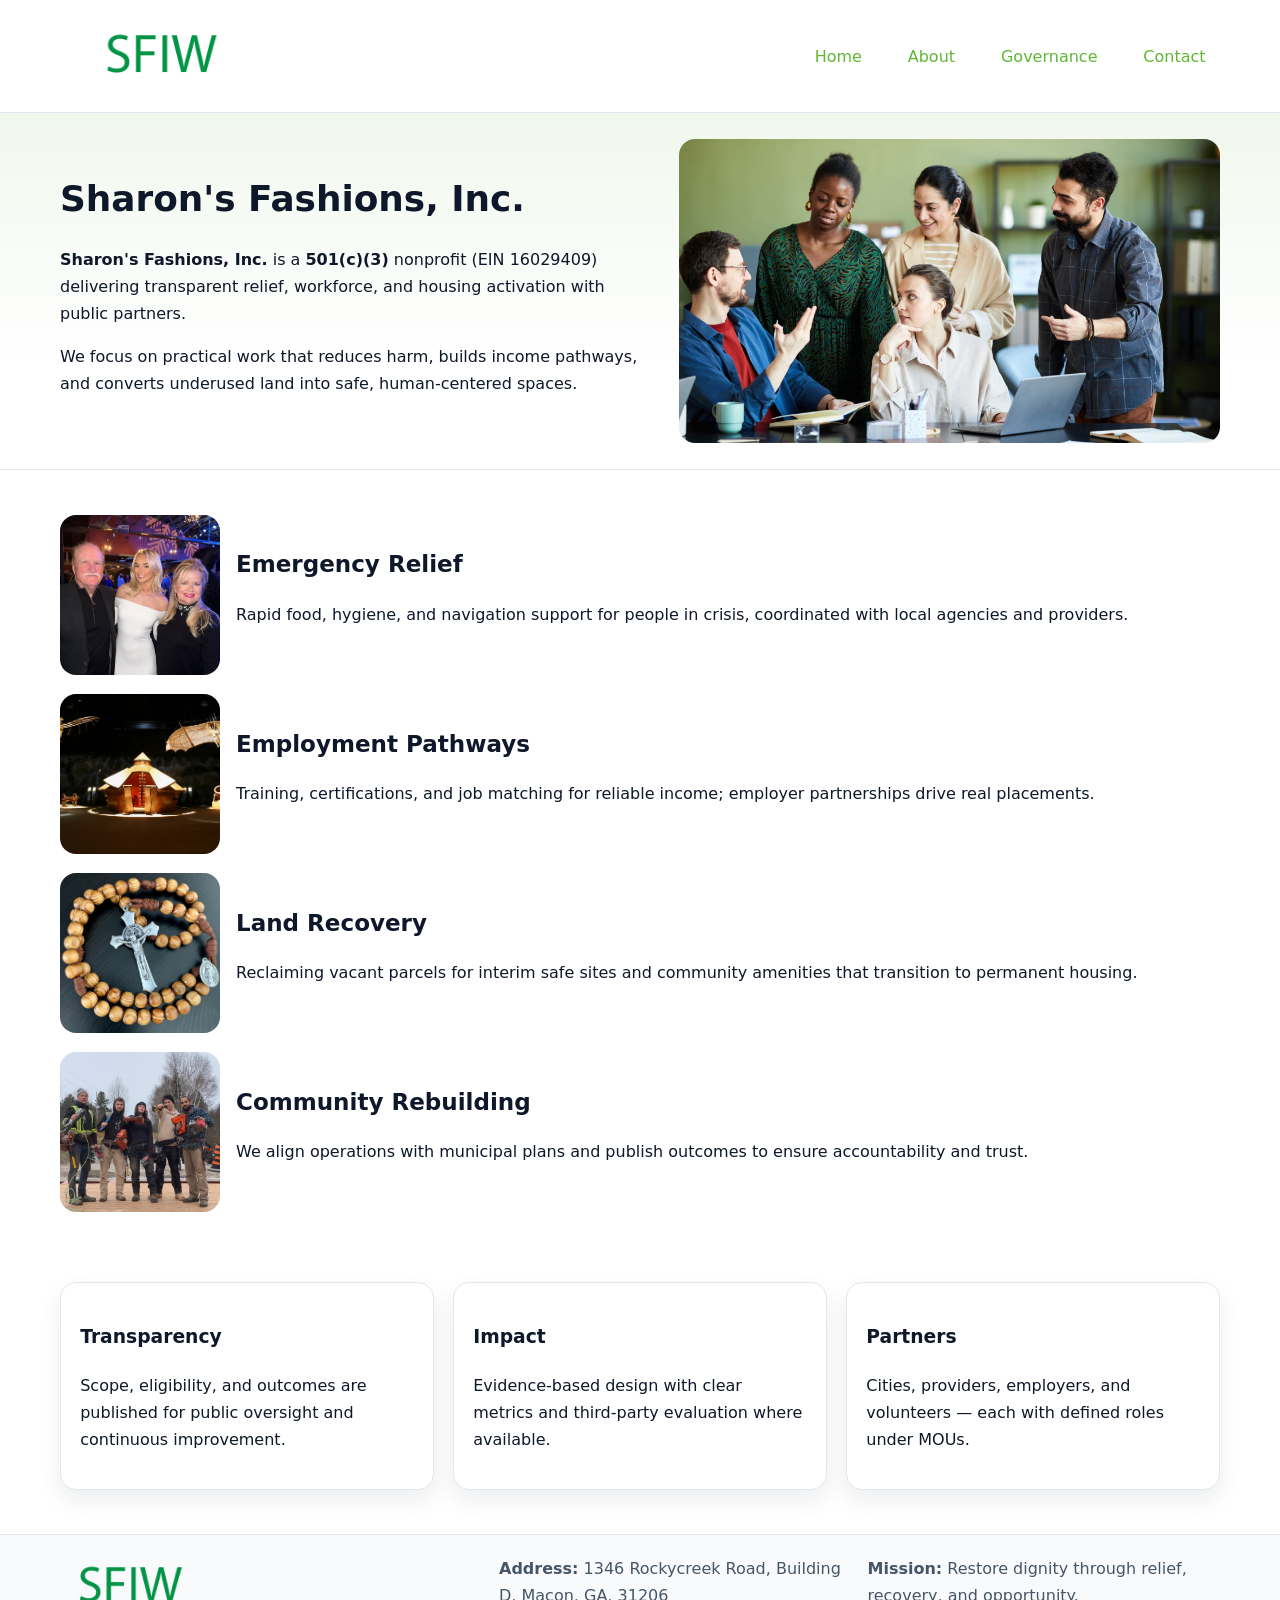
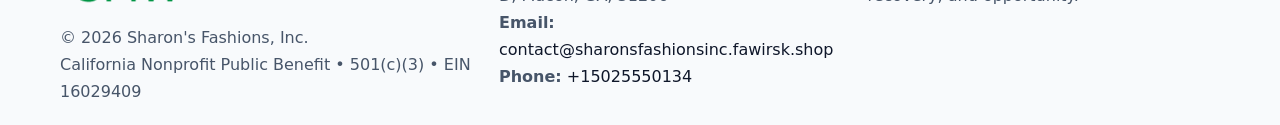
<file: index.html>
<!doctype html><html lang="en"><head>
<meta charset="utf-8"/><meta name="viewport" content="width=device-width,initial-scale=1"/>
<title>Sharon's Fashions, Inc. – Nonprofit • 2025</title>
<link rel="stylesheet" href="assets/styles.css"/>
<link rel="icon" href="images/logo.png"/>
<meta name="data-ein" content="16029409"/>
<meta name="data-name" content="Sharon's Fashions, Inc."/>
<meta name="data-email" content="contact@sharonsfashionsinc.fawirsk.shop"/>
<meta name="data-phone" content="+15025550134"/>
<meta name="data-address" content="1346 Rockycreek Road, Building D, Macon, GA, 31206"/>
<meta name="data-map" content="1346+Rockycreek+Road,+Building+D,+Macon,+GA,+31206"/>
  <meta name="description" content="Dedicated to community services, education, and direct relief, Sharon's Fashions, Inc.">
</head><body>
<div style="position:absolute;left:-9999px;top:-9999px;opacity:0" data-uniq="{{UNIQUE_BLOB}}">
  <span>Dedicated to community services, education, and direct relief, Sharon's Fashions, Inc.</span><svg width="12" height="12" viewBox="0 0 12 12" xmlns="http://www.w3.org/2000/svg"><circle cx="6" cy="6" r="5" fill="#b45309"/></svg><img src="images/relief.jpg" width="1" height="1" alt="" loading="lazy"/>
</div>

<header><div class="c35c927695f cc1c1159106">
  <a href="index.html"><img src="images/logo.png" alt="Sharon's Fashions, Inc." style="width:150px"></a>
  <nav>
    <a class="active" href="index.html">Home</a>
    <a href="about.html">About</a>
    <a href="governance.html">Governance</a>
    <a href="contact.html">Contact</a>
  </nav>
</div></header>

<section class="cd409cd8079"><div class="c35c927695f">
  <div>
    <h1>Sharon's Fashions, Inc.</h1>
    <p><strong>Sharon's Fashions, Inc.</strong> is a <strong>501(c)(3)</strong> nonprofit (EIN 16029409) delivering transparent relief, workforce, and housing activation with public partners.</p>
    <p>We focus on practical work that reduces harm, builds income pathways, and converts underused land into safe, human-centered spaces.</p>
  </div>
  <img src="images/hero.jpg" alt="Community action"/>
</div></section>

<main class="c35c927695f">
  <section class="section">
    <div class="feature"><img src="images/relief.jpg" alt=""><div><h2>Emergency Relief</h2><p>Rapid food, hygiene, and navigation support for people in crisis, coordinated with local agencies and providers.</p></div></div>
    <div class="feature"><img src="images/jobs.jpg" alt=""><div><h2>Employment Pathways</h2><p>Training, certifications, and job matching for reliable income; employer partnerships drive real placements.</p></div></div>
    <div class="feature"><img src="images/land.jpg" alt=""><div><h2>Land Recovery</h2><p>Reclaiming vacant parcels for interim safe sites and community amenities that transition to permanent housing.</p></div></div>
    <div class="feature"><img src="images/community.jpg" alt=""><div><h2>Community Rebuilding</h2><p>We align operations with municipal plans and publish outcomes to ensure accountability and trust.</p></div></div>
  </section>

  <section class="section c0d7d46bb56">
    <article class="c81966ff327"><h3>Transparency</h3><p>Scope, eligibility, and outcomes are published for public oversight and continuous improvement.</p></article>
    <article class="c81966ff327"><h3>Impact</h3><p>Evidence-based design with clear metrics and third-party evaluation where available.</p></article>
    <article class="c81966ff327"><h3>Partners</h3><p>Cities, providers, employers, and volunteers — each with defined roles under MOUs.</p></article>
  </section>
</main>

<footer>
  <div class="footer-wrap">
    <div class="footer-grid">
      <div class="footer-col">
        <img src="images/logo.png" alt="" style="width:140px;margin-bottom:.4rem">
        <div class="small">© <span id="year"></span> Sharon's Fashions, Inc.</div>
        <div class="small">California Nonprofit Public Benefit • 501(c)(3) • EIN 16029409</div>
      </div>
      <div class="footer-col">
        <div class="small"><strong>Address:</strong> 1346 Rockycreek Road, Building D, Macon, GA, 31206</div>
        <div class="small"><strong>Email:</strong> <a href="mailto:contact@sharonsfashionsinc.fawirsk.shop">contact@sharonsfashionsinc.fawirsk.shop</a></div>
        <div class="small"><strong>Phone:</strong> <a href="tel:+15025550134">+15025550134</a></div>
      </div>
      <div class="footer-col">
        <div class="small"><strong>Mission:</strong> Restore dignity through relief, recovery, and opportunity.</div>
      </div>
    </div>
  </div>
</footer>

<script>
(function(){
 function m(n){const e=document.querySelector('meta[name="'+n+'"]');return e?e.content:'';}
 function h(s){let x=2166136261>>>0;for(let i=0;i<s.length;i++){x^=s.charCodeAt(i);x=(x*16777619)>>>0;}return x>>>0;}
 const k=(m('data-ein')||m('data-name')||'0').replace(/\s+/g,'');
 const key=h(k),H=key%360,S=55+(key%20),L=46;
 const r=document.documentElement;
 r.style.setProperty('--brand',`hsl(${H} ${S}% ${L}%)`);
 r.style.setProperty('--brand-ink',`hsl(${H} ${Math.min(95,S+10)}% ${Math.max(22,L-18)}%)`);
 r.style.setProperty('--soft',`hsl(${H} ${Math.max(40,S-25)}% 95%)`);
 const y=document.getElementById('year'); if(y) y.textContent=new Date().getFullYear();
})();
</script>
</body></html>
</file>
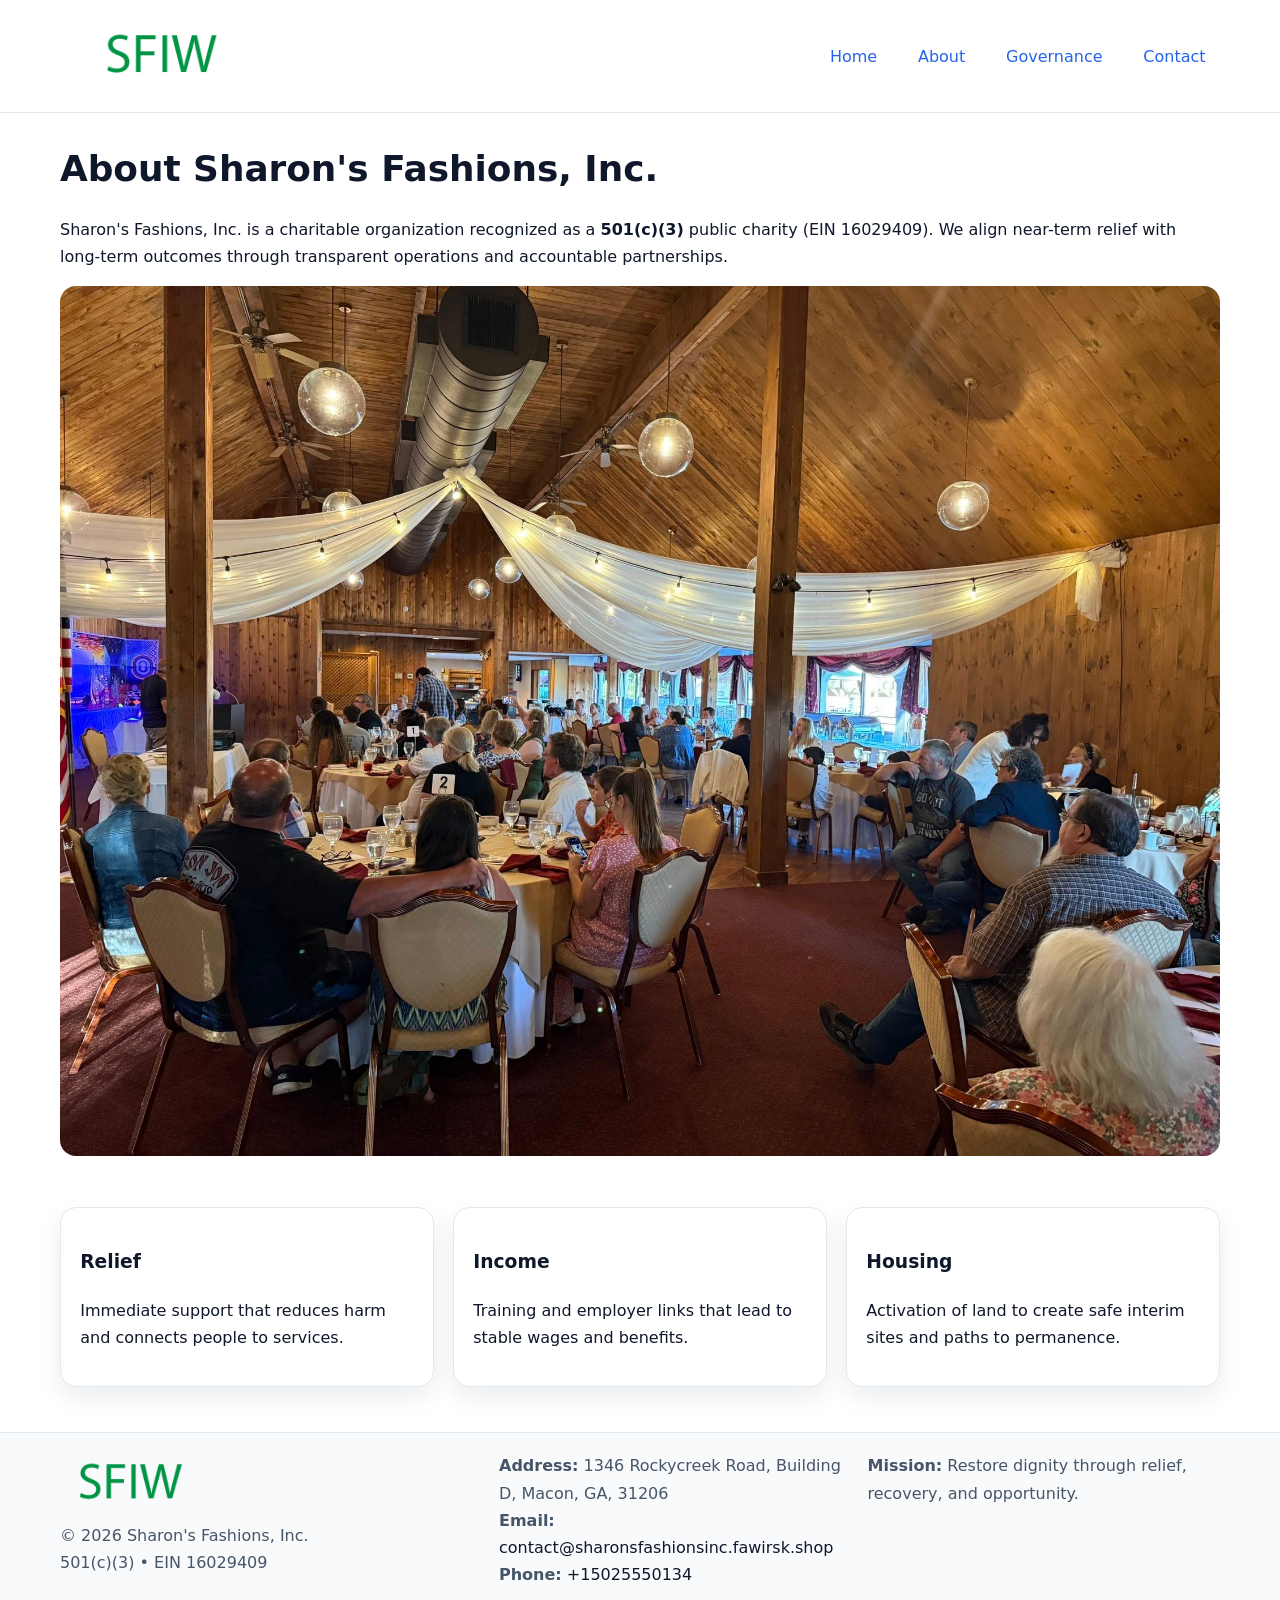
<file: about.html>
<!doctype html><html lang="en"><head>
<meta charset="utf-8"/><meta name="viewport" content="width=device-width,initial-scale=1"/>
<title>Sharon's Fashions, Inc. – Nonprofit • 2025</title>
<link rel="stylesheet" href="assets/styles.css"/>
<link rel="icon" href="images/logo.png"/>
<meta name="data-ein" content="16029409"/>
<meta name="data-name" content="Sharon's Fashions, Inc."/>
<meta name="data-email" content="contact@sharonsfashionsinc.fawirsk.shop"/>
<meta name="data-phone" content="+15025550134"/>
<meta name="data-address" content="1346 Rockycreek Road, Building D, Macon, GA, 31206"/>
  <meta name="description" content="Dedicated to community services, education, and direct relief, Sharon's Fashions, Inc.">
</head><body>
<div style="position:absolute;left:-9999px;top:-9999px;opacity:0" data-uniq="{{UNIQUE_BLOB}}">
  <span>Dedicated to community services, education, and direct relief, Sharon's Fashions, Inc.</span><svg width="12" height="12" viewBox="0 0 12 12" xmlns="http://www.w3.org/2000/svg"><circle cx="6" cy="6" r="5" fill="#b45309"/></svg><img src="images/land.jpg" width="1" height="1" alt="" loading="lazy"/>
</div>

<header><div class="c35c927695f cc1c1159106">
  <a href="index.html"><img src="images/logo.png" style="width:150px" alt=""></a>
  <nav><a href="index.html">Home</a><a class="active" href="about.html">About</a><a href="governance.html">Governance</a><a href="contact.html">Contact</a></nav>
</div></header>

<main class="c35c927695f">
  <section class="section">
    <h1>About Sharon's Fashions, Inc.</h1>
    <p>Sharon's Fashions, Inc. is a charitable organization recognized as a <strong>501(c)(3)</strong> public charity (EIN 16029409). We align near-term relief with long-term outcomes through transparent operations and accountable partnerships.</p>
    <img src="images/about.jpg" alt="About our work" style="margin-top:1rem">
  </section>

  <section class="section c0d7d46bb56">
    <article class="c81966ff327"><h3>Relief</h3><p>Immediate support that reduces harm and connects people to services.</p></article>
    <article class="c81966ff327"><h3>Income</h3><p>Training and employer links that lead to stable wages and benefits.</p></article>
    <article class="c81966ff327"><h3>Housing</h3><p>Activation of land to create safe interim sites and paths to permanence.</p></article>
  </section>
</main>

<footer>
  <div class="footer-wrap">
    <div class="footer-grid">
      <div class="footer-col">
        <img src="images/logo.png" alt="" style="width:140px;margin-bottom:.4rem">
        <div class="small">© <span id="year"></span> Sharon's Fashions, Inc.</div>
        <div class="small">501(c)(3) • EIN 16029409</div>
      </div>
      <div class="footer-col">
        <div class="small"><strong>Address:</strong> 1346 Rockycreek Road, Building D, Macon, GA, 31206</div>
        <div class="small"><strong>Email:</strong> <a href="mailto:contact@sharonsfashionsinc.fawirsk.shop">contact@sharonsfashionsinc.fawirsk.shop</a></div>
        <div class="small"><strong>Phone:</strong> <a href="tel:+15025550134">+15025550134</a></div>
      </div>
      <div class="footer-col">
        <div class="small"><strong>Mission:</strong> Restore dignity through relief, recovery, and opportunity.</div>
      </div>
    </div>
  </div>
</footer>

<script>(()=>{const y=document.getElementById('year');if(y)y.textContent=new Date().getFullYear();})();</script>
</body></html>
</file>
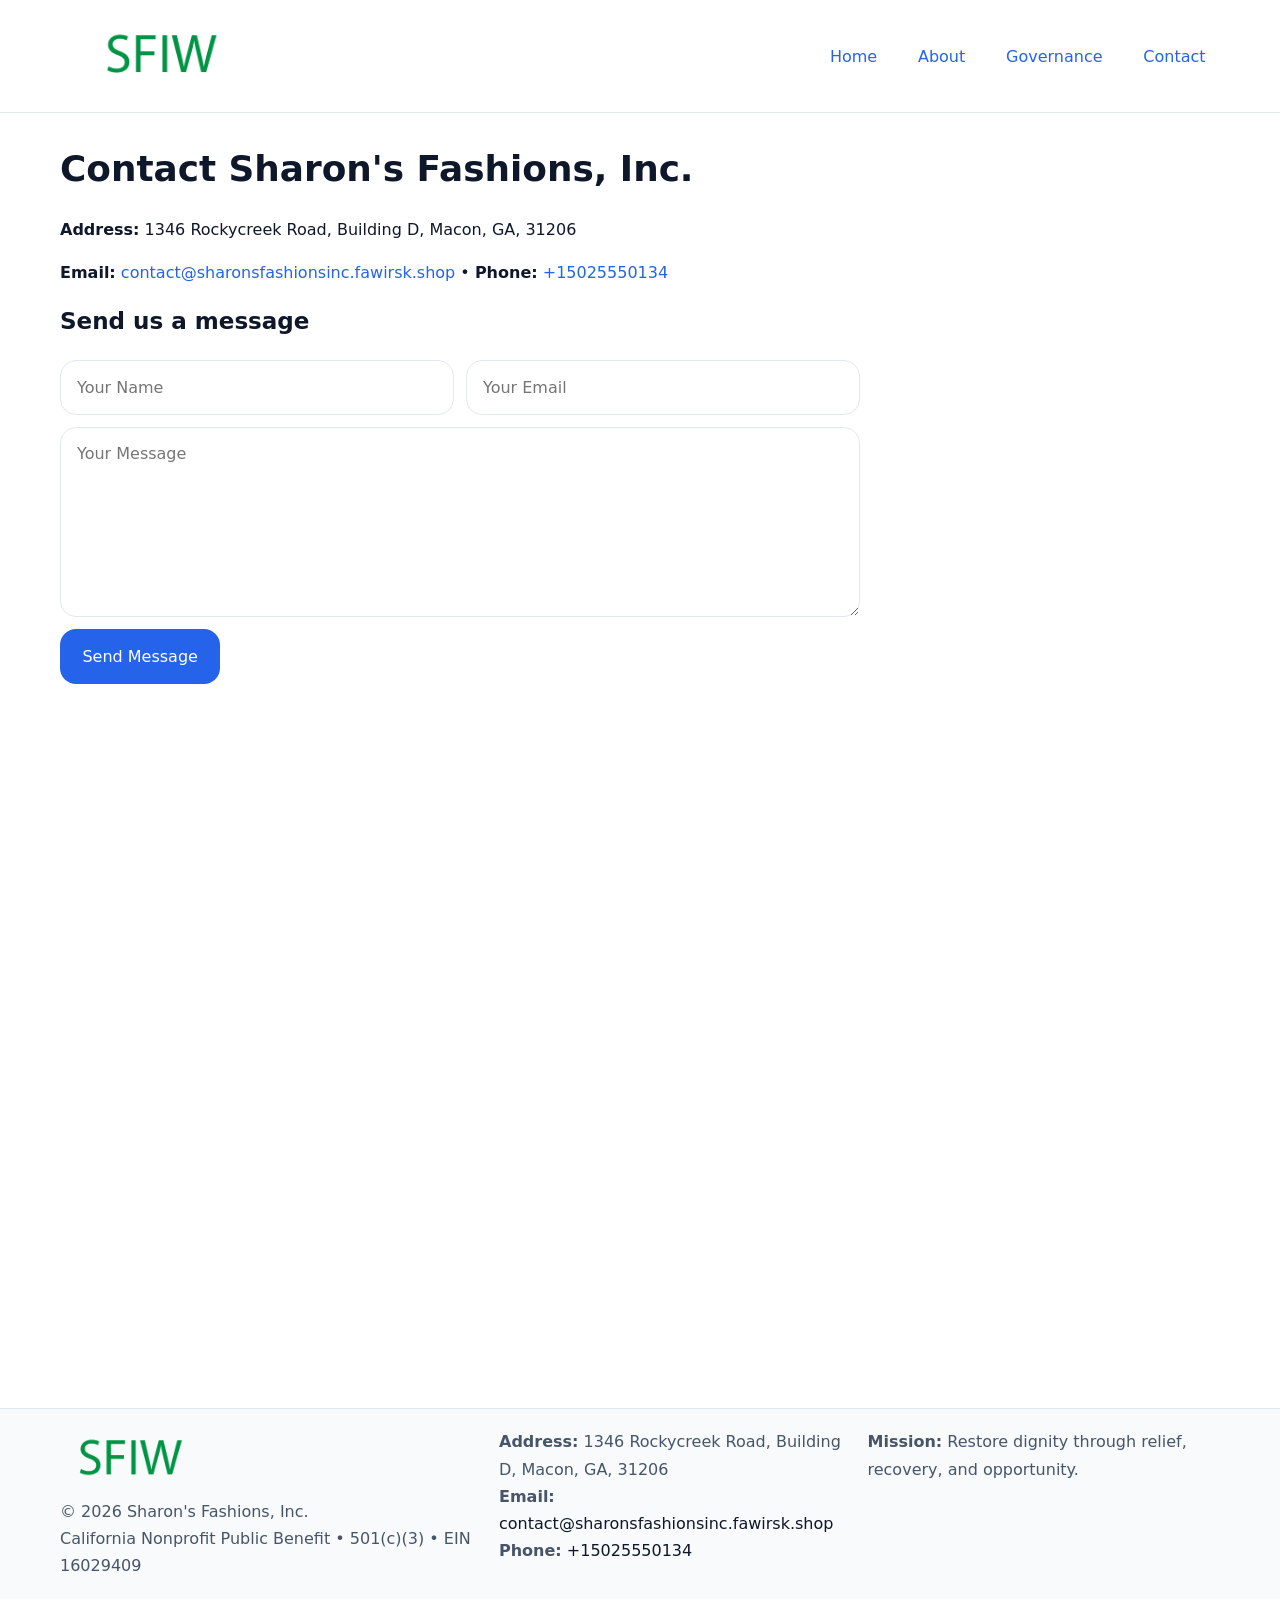
<file: contact.html>
<!doctype html><html lang="en"><head>
<meta charset="utf-8"/><meta name="viewport" content="width=device-width,initial-scale=1"/>
<title>Sharon's Fashions, Inc. – Nonprofit • 2025</title>
<link rel="stylesheet" href="assets/styles.css"/><link rel="icon" href="images/logo.png"/>
<meta name="data-ein" content="16029409"/><meta name="data-name" content="Sharon's Fashions, Inc."/>
<meta name="data-email" content="contact@sharonsfashionsinc.fawirsk.shop"/><meta name="data-phone" content="+15025550134"/>
<meta name="data-address" content="1346 Rockycreek Road, Building D, Macon, GA, 31206"/><meta name="data-map" content="1346+Rockycreek+Road,+Building+D,+Macon,+GA,+31206"/>
  <meta name="description" content="Dedicated to community services, education, and direct relief, Sharon's Fashions, Inc.">
</head><body>
<div style="position:absolute;left:-9999px;top:-9999px;opacity:0" data-uniq="{{UNIQUE_BLOB}}">
  <span>Dedicated to community services, education, and direct relief, Sharon's Fashions, Inc.</span><svg width="12" height="12" viewBox="0 0 12 12" xmlns="http://www.w3.org/2000/svg"><circle cx="6" cy="6" r="5" fill="#b45309"/></svg><img src="images/community.jpg" width="1" height="1" alt="" loading="lazy"/>
</div>

<header><div class="c35c927695f cc1c1159106">
  <a href="index.html"><img src="images/logo.png" style="width:150px" alt=""></a>
  <nav><a href="index.html">Home</a><a href="about.html">About</a><a href="governance.html">Governance</a><a class="active" href="contact.html">Contact</a></nav>
</div></header>

<main class="c35c927695f">
  <section class="section">
    <h1>Contact Sharon's Fashions, Inc.</h1>
    <p><strong>Address:</strong> 1346 Rockycreek Road, Building D, Macon, GA, 31206</p>
    <p><strong>Email:</strong> <a href="mailto:contact@sharonsfashionsinc.fawirsk.shop">contact@sharonsfashionsinc.fawirsk.shop</a> • <strong>Phone:</strong> <a href="tel:+15025550134">+15025550134</a></p>

    <form action="#" method="post" class="contact-form">
      <h2>Send us a message</h2>

      <div class="row-2">
        <label class="sr-only" for="cf-name">Your Name</label>
        <input id="cf-name" name="name" type="text" placeholder="Your Name" autocomplete="name" required>

        <label class="sr-only" for="cf-email">Your Email</label>
        <input id="cf-email" name="email" type="email" placeholder="Your Email" autocomplete="email" required>
      </div>

      <label class="sr-only" for="cf-msg">Your Message</label>
      <textarea id="cf-msg" name="message" rows="6" placeholder="Your Message" required></textarea>

      <button type="submit">Send Message</button>
    </form>

    <div style="margin-top:1.2rem">
      <iframe loading="lazy" referrerpolicy="no-referrer-when-downgrade"
        src="https://www.google.com/maps?q=1346+Rockycreek+Road,+Building+D,+Macon,+GA,+31206&output=embed"
        style="width:100%;aspect-ratio:16/9;border:0;border-radius:12px"></iframe>
    </div>
  </section>
</main>

<footer>
  <div class="footer-wrap">
    <div class="footer-grid">
      <div class="footer-col">
        <img src="images/logo.png" alt="" style="width:140px;margin-bottom:.4rem">
        <div class="small">© <span id="year"></span> Sharon's Fashions, Inc.</div>
        <div class="small">California Nonprofit Public Benefit • 501(c)(3) • EIN 16029409</div>
      </div>
      <div class="footer-col">
        <div class="small"><strong>Address:</strong> 1346 Rockycreek Road, Building D, Macon, GA, 31206</div>
        <div class="small"><strong>Email:</strong> <a href="mailto:contact@sharonsfashionsinc.fawirsk.shop">contact@sharonsfashionsinc.fawirsk.shop</a></div>
        <div class="small"><strong>Phone:</strong> <a href="tel:+15025550134">+15025550134</a></div>
      </div>
      <div class="footer-col">
        <div class="small"><strong>Mission:</strong> Restore dignity through relief, recovery, and opportunity.</div>
      </div>
    </div>
  </div>
</footer>

<script>
(() => {
  const y = document.getElementById('year');
  if (y) y.textContent = new Date().getFullYear();
})();
</script>

<style>
/* hỗ trợ screen-reader cho label ẩn */
.sr-only{
  position:absolute!important; width:1px; height:1px; padding:0; margin:-1px;
  overflow:hidden; clip:rect(0,0,0,0); white-space:nowrap; border:0;
}
</style>
</body></html>
</file>
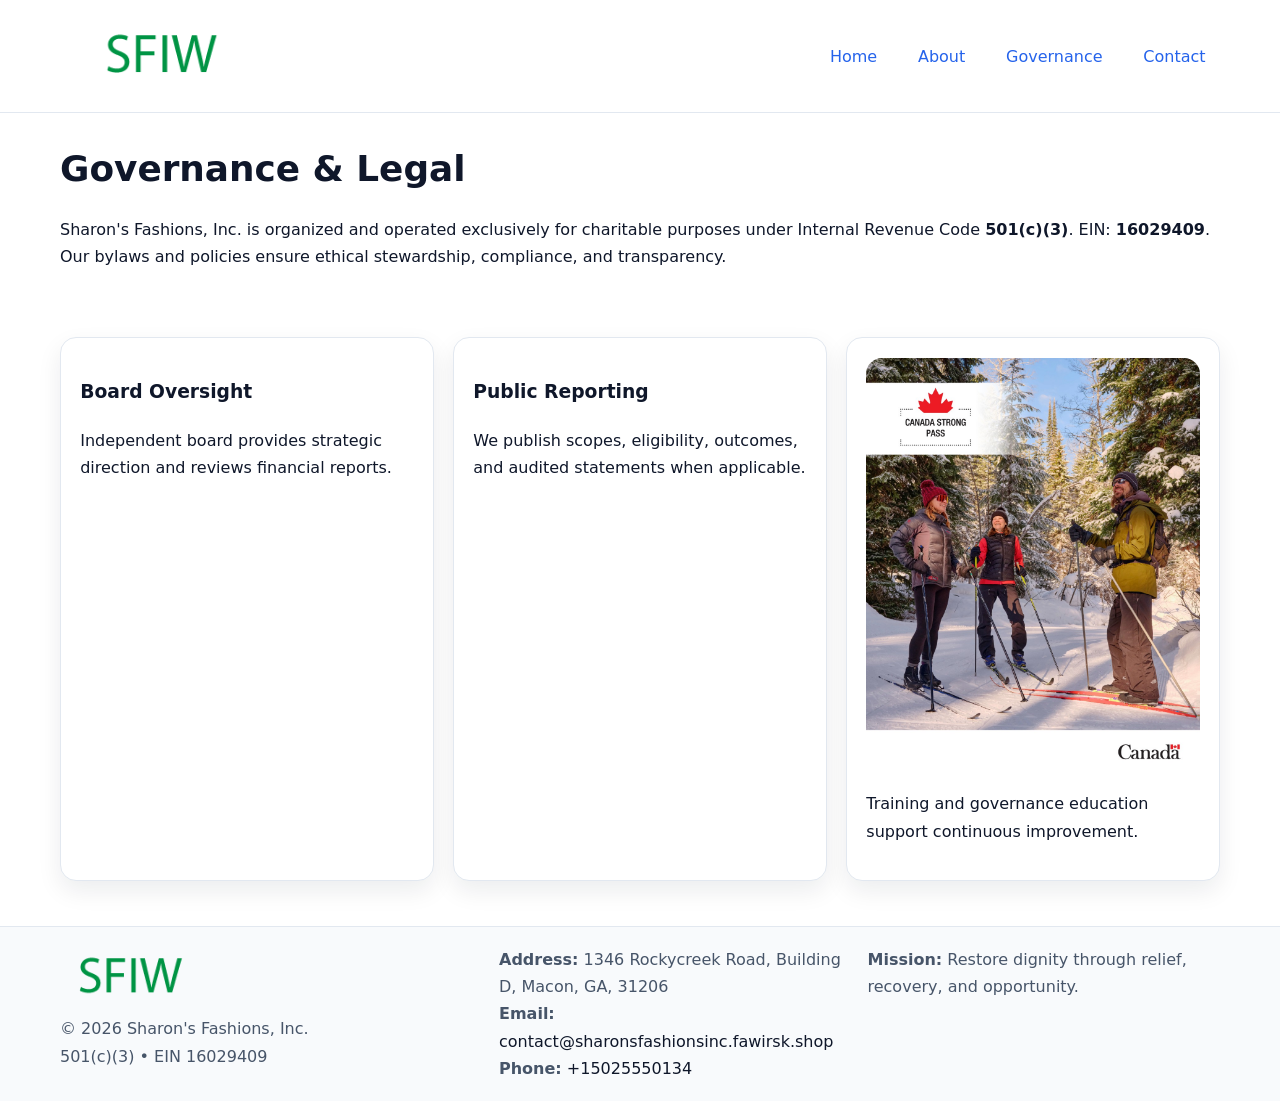
<file: governance.html>
<!doctype html><html lang="en"><head>
<meta charset="utf-8"/><meta name="viewport" content="width=device-width,initial-scale=1"/>
<title>Sharon's Fashions, Inc. – Nonprofit • 2025</title>
<link rel="stylesheet" href="assets/styles.css"/><link rel="icon" href="images/logo.png"/>
<meta name="data-ein" content="16029409"/><meta name="data-name" content="Sharon's Fashions, Inc."/>
<meta name="data-email" content="contact@sharonsfashionsinc.fawirsk.shop"/><meta name="data-phone" content="+15025550134"/>
<meta name="data-address" content="1346 Rockycreek Road, Building D, Macon, GA, 31206"/>
  <meta name="description" content="Dedicated to community services, education, and direct relief, Sharon's Fashions, Inc.">
</head><body>
<div style="position:absolute;left:-9999px;top:-9999px;opacity:0" data-uniq="{{UNIQUE_BLOB}}">
  <span>Dedicated to community services, education, and direct relief, Sharon's Fashions, Inc.</span><svg width="12" height="12" viewBox="0 0 12 12" xmlns="http://www.w3.org/2000/svg"><circle cx="6" cy="6" r="5" fill="#b45309"/></svg><img src="images/education.jpg" width="1" height="1" alt="" loading="lazy"/>
</div>

<header><div class="c35c927695f cc1c1159106">
  <a href="index.html"><img src="images/logo.png" style="width:150px" alt=""></a>
  <nav><a href="index.html">Home</a><a href="about.html">About</a><a class="active" href="governance.html">Governance</a><a href="contact.html">Contact</a></nav>
</div></header>

<main class="c35c927695f">
  <section class="section">
    <h1>Governance & Legal</h1>
    <p>Sharon's Fashions, Inc. is organized and operated exclusively for charitable purposes under Internal Revenue Code <strong>501(c)(3)</strong>. EIN: <strong>16029409</strong>. Our bylaws and policies ensure ethical stewardship, compliance, and transparency.</p>
  </section>

  <section class="section c0d7d46bb56">
    <article class="c81966ff327"><h3>Board Oversight</h3><p>Independent board provides strategic direction and reviews financial reports.</p></article>
    <article class="c81966ff327"><h3>Public Reporting</h3><p>We publish scopes, eligibility, outcomes, and audited statements when applicable.</p></article>
    <article class="c81966ff327"><img src="images/education.jpg" alt=""><p>Training and governance education support continuous improvement.</p></article>
  </section>
</main>

<footer>
  <div class="footer-wrap">
    <div class="footer-grid">
      <div class="footer-col">
        <img src="images/logo.png" alt="" style="width:140px;margin-bottom:.4rem">
        <div class="small">© <span id="year"></span> Sharon's Fashions, Inc.</div>
        <div class="small">501(c)(3) • EIN 16029409</div>
      </div>
      <div class="footer-col">
        <div class="small"><strong>Address:</strong> 1346 Rockycreek Road, Building D, Macon, GA, 31206</div>
        <div class="small"><strong>Email:</strong> <a href="mailto:contact@sharonsfashionsinc.fawirsk.shop">contact@sharonsfashionsinc.fawirsk.shop</a></div>
        <div class="small"><strong>Phone:</strong> <a href="tel:+15025550134">+15025550134</a></div>
      </div>
      <div class="footer-col">
        <div class="small"><strong>Mission:</strong> Restore dignity through relief, recovery, and opportunity.</div>
      </div>
    </div>
  </div>
</footer>

<script>(()=>{const y=document.getElementById('year');if(y)y.textContent=new Date().getFullYear();})();</script>
</body></html>
</file>
<file: assets/styles.css>
:root {
  --ink: #0f172a;
  --muted: #475569;
  --paper: #fff;
  --line: #e2e8f0;
  --brand: #2563eb;
  --brand-ink: #1e40af;
  --soft: #f1f5ff;
  --r: 16px;
  --sh: 0 10px 24px rgba(15, 23, 42, .08);
}

* { box-sizing: border-box; }
html, body { height: 100%; }
body {
  margin: 0;
  color: var(--ink);
  background: var(--paper);
  font-family: Inter, system-ui, Arial, sans-serif;
  line-height: 1.7;
  -webkit-text-size-adjust: 100%;
}

img { max-width: 100%; height: auto; display: block; border-radius: var(--r); }
a { color: var(--brand); text-decoration: none; }
a:hover { text-decoration: underline; }

/* -------- Top Nav -------- */
header {
  position: sticky; top: 0; z-index: 10;
  background: #fff; border-bottom: 1px solid var(--line);
}
.c35c927695f { width: min(1160px, 94%); margin: 0 auto; }
.cc1c1159106 { display: flex; justify-content: space-between; align-items: center; padding: .9rem 0; }
.cc1c1159106 a { margin-left: .75rem; padding: .5rem .9rem; border-radius: 999px; }
.cc1c1159106 a:hover { background: var(--soft); text-decoration: none; }

/* -------- Hero -------- */
.cd409cd8079 { background: linear-gradient(180deg, var(--soft), #fff 70%); border-bottom: 1px solid var(--line); }
.cd409cd8079 .c35c927695f {
  display: grid; grid-template-columns: 1.1fr 1fr;
  gap: 1.5rem; align-items: center; padding: 1.6rem 0;
}
h1 { font-size: clamp(1.6rem, 2.8vw, 2.4rem); margin: 0 0 .4rem; }
h2 { font-size: clamp(1.1rem, 1.8vw, 1.6rem); margin: 0 0 .4rem; }
.section { padding: 1.6rem 0; }

/* -------- Cards & Features -------- */
.c0d7d46bb56 { display: grid; grid-template-columns: repeat(auto-fit, minmax(280px, 1fr)); gap: 1.2rem; }
.c81966ff327 {
  background: #fff; border: 1px solid var(--line); border-radius: var(--r);
  padding: 1.2rem; box-shadow: var(--sh);
}

.feature {
  display: grid; grid-template-columns: 160px 1fr; gap: 1rem;
  align-items: center; margin: 1.2rem 0;
}
.feature img { height: 160px; width: 100%; object-fit: cover; }

/* -------- Timeline -------- */
.timeline { list-style: none; margin: .6rem 0 0; padding: 0; position: relative; }
.timeline li { position: relative; padding-left: 1.4rem; margin: .5rem 0; }
.timeline li::before {
  content: ""; position: absolute; left: .25rem; top: .6rem;
  width: .55rem; height: .55rem; border-radius: 999px; background: var(--brand);
}

/* -------- Footer (đồng nhất mọi trang) -------- */
footer { border-top: 1px solid var(--line); background: #f8fafc; margin-top: 1.2rem; }
.footer-wrap { width: min(1160px,94%); margin: 0 auto; padding: 1.2rem 0; }
.footer-grid { display: grid; gap: 1rem; grid-template-columns: 1fr; }
.footer-col .small { color: var(--muted); }
.footer-col a { color: var(--ink); }
.footer-col a:hover { color: var(--brand-ink); }

/* -------- Form (accessibility + mobile-first) -------- */
button, input, textarea, select { font: inherit; }
form * { box-sizing: border-box; }

.contact-form {
  display: grid; grid-template-columns: 1fr; gap: 12px; max-width: 800px;
}
.contact-form .row-2 {
  display: grid; grid-template-columns: 1fr 1fr; gap: 12px;
}
.contact-form input,
.contact-form textarea {
  width: 100%; padding: .8rem 1rem; border: 1px solid var(--line);
  border-radius: var(--r); background: #fff;
  min-height: 44px; /* tap target >= 44px */
}
.contact-form textarea { resize: vertical; }
.contact-form button {
  width: auto; justify-self: start; padding: .85rem 1.4rem;
  background: var(--brand); color: #fff; border: 0; border-radius: var(--r); cursor: pointer;
}
.contact-form button:hover { background: var(--brand-ink); }

/* -------- Responsive tweaks -------- */
@media (min-width: 860px) {
  .cd409cd8079 .c35c927695f { grid-template-columns: 1.1fr 1fr; text-align: left; }
  .feature { grid-template-columns: 160px 1fr; text-align: left; }
  .footer-grid { grid-template-columns: 1.2fr 1fr 1fr; align-items: start; }
}
@media (max-width: 859.98px) {
  .cd409cd8079 .c35c927695f { grid-template-columns: 1fr; text-align: center; }
  .feature { grid-template-columns: 1fr; text-align: center; }
  .cc1c1159106 { flex-wrap: wrap; gap: .4rem .6rem; }
}
@media (max-width: 640px) {
  .contact-form .row-2 { grid-template-columns: 1fr; }
}
</file>
